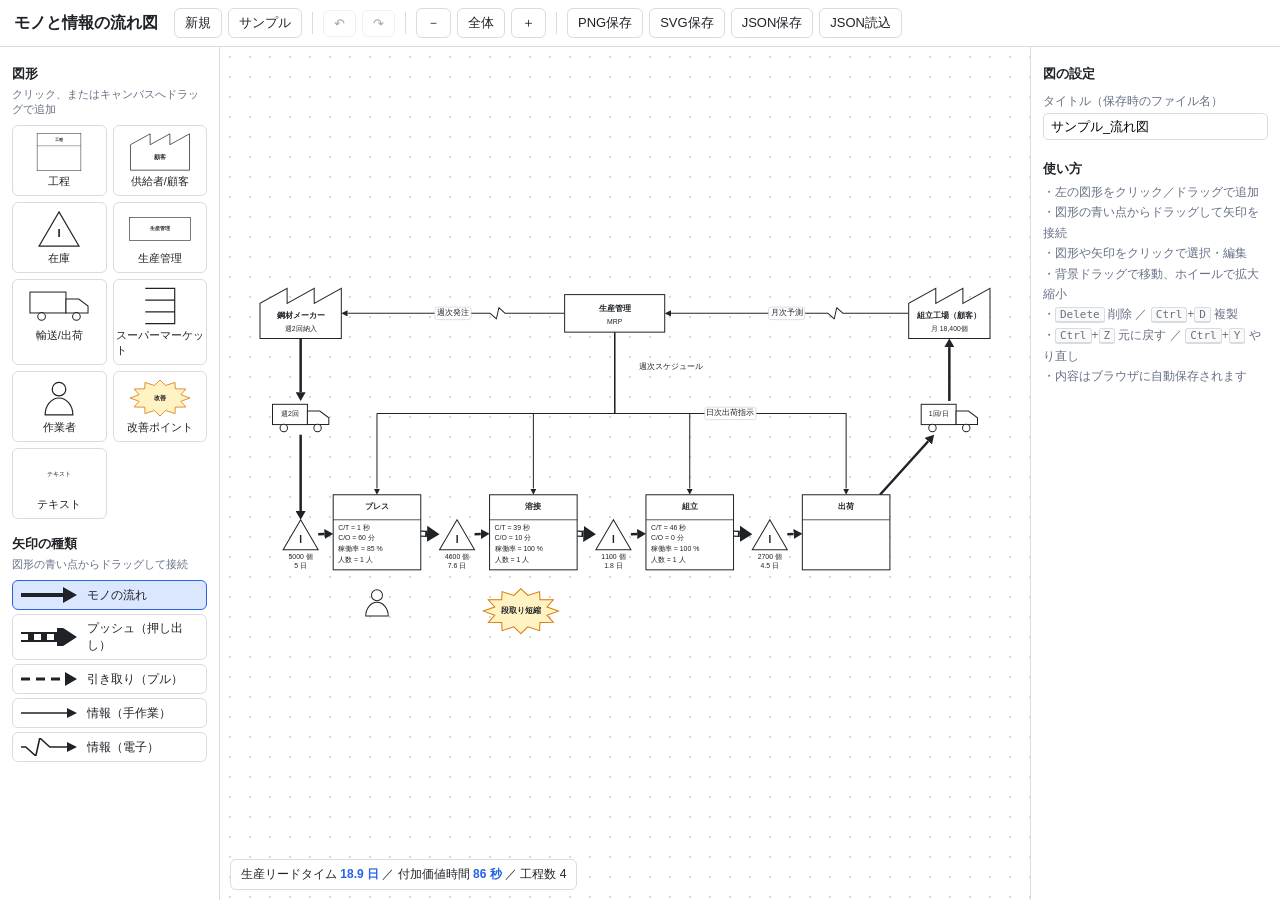
<file: flow-diagram/index.html>
<!DOCTYPE html>
<html lang="ja">
<head>
  <meta charset="utf-8">
  <meta name="viewport" content="width=device-width, initial-scale=1">
  <title>モノと情報の流れ図</title>
  <meta name="description" content="モノと情報の流れ図（バリューストリームマップ）をブラウザで作成できるWebアプリ">
  <link rel="stylesheet" href="style.css">
</head>
<body>
  <header class="topbar">
    <h1>モノと情報の流れ図</h1>
    <div class="tools">
      <button id="btn-new" title="新規作成">新規</button>
      <button id="btn-sample" title="サンプルを読み込む">サンプル</button>
      <span class="sep"></span>
      <button id="btn-undo" title="元に戻す (Ctrl+Z)">↶</button>
      <button id="btn-redo" title="やり直し (Ctrl+Y)">↷</button>
      <span class="sep"></span>
      <button id="btn-zoom-out" title="縮小">－</button>
      <button id="btn-zoom-fit" title="全体表示">全体</button>
      <button id="btn-zoom-in" title="拡大">＋</button>
      <span class="sep"></span>
      <button id="btn-export-png">PNG保存</button>
      <button id="btn-export-svg">SVG保存</button>
      <button id="btn-export-json">JSON保存</button>
      <button id="btn-import-json">JSON読込</button>
      <input type="file" id="file-input" accept=".json,application/json" hidden>
    </div>
  </header>

  <div class="main">
    <aside class="palette">
      <h2>図形</h2>
      <p class="hint">クリック、またはキャンバスへドラッグで追加</p>
      <div id="node-palette" class="palette-grid"></div>

      <h2>矢印の種類</h2>
      <p class="hint">図形の青い点からドラッグして接続</p>
      <div id="edge-palette" class="edge-list"></div>
    </aside>

    <section class="canvas-wrap" id="canvas-wrap">
      <svg id="canvas" xmlns="http://www.w3.org/2000/svg"></svg>
      <div class="statusbar" id="statusbar"></div>
    </section>

    <aside class="props" id="props"></aside>
  </div>

  <script src="app.js"></script>
</body>
</html>
</file>
<file: flow-diagram/style.css>
:root {
  --bg: #f4f5f7;
  --panel: #ffffff;
  --border: #d8dbe0;
  --text: #1f2328;
  --muted: #667085;
  --accent: #2563eb;
  --accent-soft: #dbe7ff;
  --danger: #dc2626;
}

* { box-sizing: border-box; }

html, body {
  margin: 0;
  height: 100%;
  font-family: "Hiragino Kaku Gothic ProN", "Noto Sans JP", "Yu Gothic", Meiryo, sans-serif;
  color: var(--text);
  background: var(--bg);
}

body { display: flex; flex-direction: column; }

button {
  font: inherit;
  font-size: 13px;
  padding: 5px 10px;
  border: 1px solid var(--border);
  background: var(--panel);
  border-radius: 6px;
  cursor: pointer;
  color: var(--text);
}
button:hover { background: #f0f3f8; }
button:disabled { opacity: .4; cursor: default; }
button.danger { color: var(--danger); border-color: #f3b4b4; }

.topbar {
  display: flex;
  align-items: center;
  gap: 16px;
  padding: 8px 14px;
  background: var(--panel);
  border-bottom: 1px solid var(--border);
  flex-wrap: wrap;
}
.topbar h1 { font-size: 16px; margin: 0; white-space: nowrap; }
.tools { display: flex; gap: 6px; align-items: center; flex-wrap: wrap; }
.sep { width: 1px; height: 22px; background: var(--border); margin: 0 4px; }

.main { flex: 1; display: flex; min-height: 0; }

.palette, .props {
  width: 220px;
  background: var(--panel);
  overflow-y: auto;
  padding: 12px;
  flex-shrink: 0;
}
.palette { border-right: 1px solid var(--border); }
.props { border-left: 1px solid var(--border); width: 250px; }

h2 { font-size: 13px; margin: 6px 0 4px; }
.hint { font-size: 11px; color: var(--muted); margin: 0 0 8px; }

.palette-grid {
  display: grid;
  grid-template-columns: 1fr 1fr;
  gap: 6px;
  margin-bottom: 16px;
}
.palette-item {
  display: flex;
  flex-direction: column;
  align-items: center;
  gap: 2px;
  padding: 6px 2px;
  font-size: 11px;
  border: 1px solid var(--border);
  border-radius: 6px;
  cursor: grab;
  user-select: none;
  background: #fff;
}
.palette-item:hover { border-color: var(--accent); background: #f7faff; }
.palette-item svg { width: 64px; height: 40px; }

.edge-list { display: flex; flex-direction: column; gap: 4px; }
.edge-item {
  display: flex;
  align-items: center;
  gap: 8px;
  padding: 5px 6px;
  font-size: 12px;
  border: 1px solid var(--border);
  border-radius: 6px;
  cursor: pointer;
  user-select: none;
}
.edge-item svg { width: 60px; height: 18px; flex-shrink: 0; }
.edge-item.active { border-color: var(--accent); background: var(--accent-soft); }

.canvas-wrap { flex: 1; position: relative; min-width: 0; }
#canvas {
  width: 100%;
  height: 100%;
  display: block;
  background-color: #fff;
  background-image: radial-gradient(#d5d9e0 1px, transparent 1px);
  background-size: 20px 20px;
  touch-action: none;
  user-select: none;
  -webkit-user-select: none;
}
#canvas.panning { cursor: grabbing; }

.statusbar {
  position: absolute;
  left: 10px;
  bottom: 10px;
  background: rgba(255,255,255,.92);
  border: 1px solid var(--border);
  border-radius: 6px;
  padding: 6px 10px;
  font-size: 12px;
  pointer-events: none;
}
.statusbar b { color: var(--accent); }

.props label { display: block; font-size: 12px; color: var(--muted); margin: 10px 0 3px; }
.props input, .props select, .props textarea {
  width: 100%;
  font: inherit;
  font-size: 13px;
  padding: 5px 7px;
  border: 1px solid var(--border);
  border-radius: 5px;
}
.props textarea { resize: vertical; min-height: 54px; }
.props .row2 { display: grid; grid-template-columns: 1fr 1fr; gap: 6px; }
.props .actions { margin-top: 16px; display: flex; gap: 6px; flex-wrap: wrap; }
.props .empty { font-size: 12px; color: var(--muted); line-height: 1.7; }
.props kbd {
  font-size: 11px; border: 1px solid var(--border); border-bottom-width: 2px;
  border-radius: 3px; padding: 0 4px; background: #fafafa;
}

/* SVG canvas elements */
.node { cursor: move; }
.node.selected .shape { stroke: var(--accent); stroke-width: 2.4; }
.node .label { font-size: 13px; text-anchor: middle; dominant-baseline: middle; pointer-events: none; }
.node .small { font-size: 11px; pointer-events: none; }
.port { fill: var(--accent); stroke: #fff; stroke-width: 1.5; cursor: crosshair; opacity: 0; }
.node:hover .port, .node.selected .port { opacity: 1; }
.edge { cursor: pointer; }
.edge .hit { stroke: transparent; stroke-width: 14; fill: none; }
.edge.selected .main-line { stroke: var(--accent); }
.edge.selected .label-bg { stroke: var(--accent); }
.edge-label { font-size: 12px; text-anchor: middle; dominant-baseline: middle; pointer-events: none; }

@media (max-width: 900px) {
  .props { display: none; }
  .props.open { display: block; position: absolute; right: 0; top: 0; bottom: 0; z-index: 5; }
  .main { position: relative; }
  .palette { width: 150px; }
  .palette-grid { grid-template-columns: 1fr; }
}
</file>
